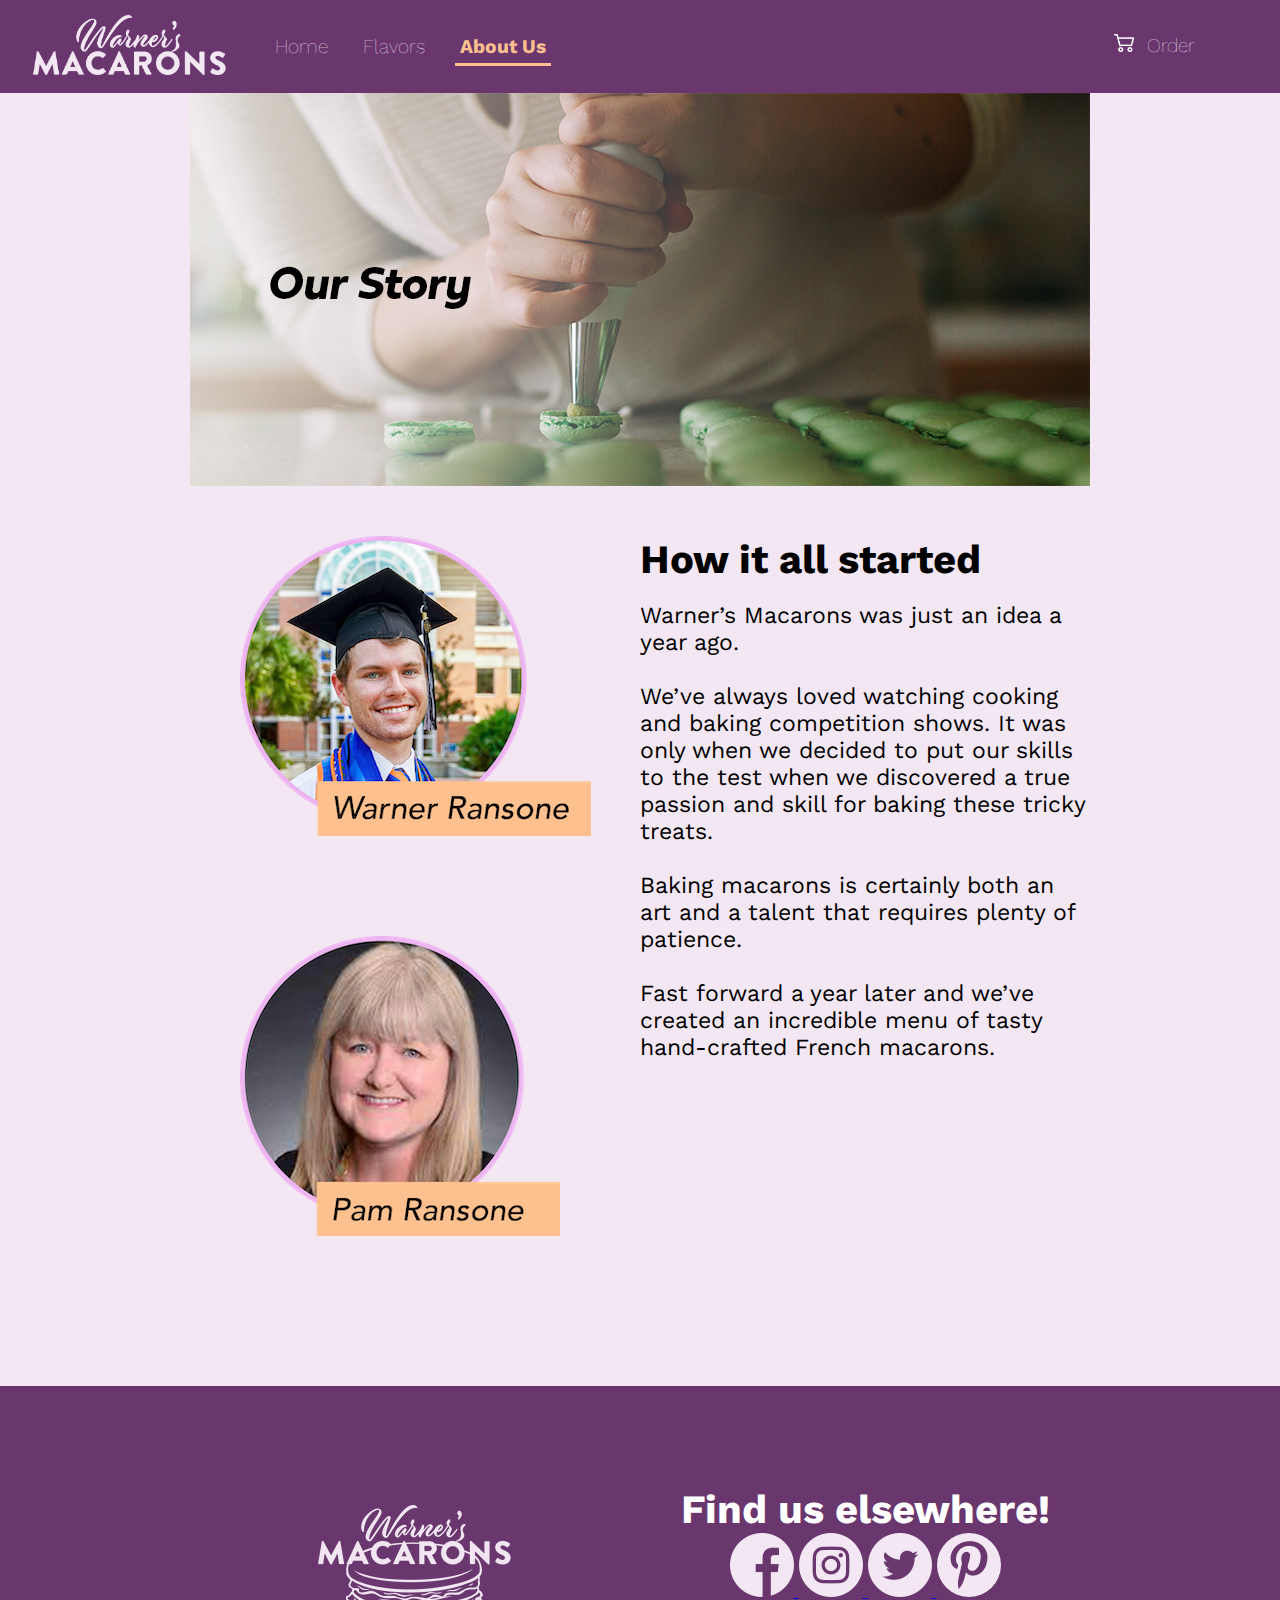
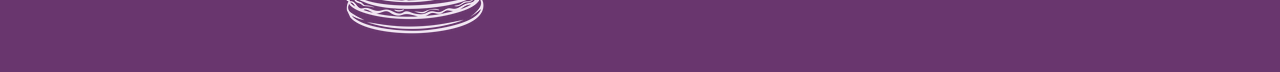
<file: about.html>
<!DOCTYPE html>
<html lang="en" dir="ltr">
  <head>
    <meta charset="utf-8">
    <title>Warner's Macarons Contact Form</title>
    <link rel="icon"
          type="image/png"
          href="images/favicon.png">
    <link rel="stylesheet" type="text/css" href="css/style.css">
    <link rel="preconnect" href="https://fonts.googleapis.com">
    <link rel="preconnect" href="https://fonts.gstatic.com" crossorigin>
    <link href="https://fonts.googleapis.com/css2?family=Work+Sans:wght@200;600&display=swap" rel="stylesheet">
  </head>
  <body>

    <header>

      <div class="menulogo">
          <a href="index.html"> <img class="menulogowhite" src="images/menulogowhite.png" alt="menulogo">
          </a>
      </div>

      <div class="navbar">
        <nav>
          <ul>
            <li><a href="index.html">Home</a></li>
            <li><a href="flavors.html">Flavors</a></li>
            <li><a class="current" href="about.html">About Us</a></li>
            <li>
              <a class="orderbutton" href="contact.html">
                <img class="cart" src="images/shoppingcart.png" alt="carticon">
              Order</a></li>


          </ul>
        </nav>
      </div>

    </header>

    <main>

      <div class="mainpic">
        <img src="images/aboutpic.jpg" alt="aboutpic">

      </div>

      <div class="aboutrow">
        <div class="aboutcolumnleft">
          <img src="images/warner.png" alt="warnerheadshot">
          <img src="images/pam.png" alt="pamheadshot">
        </div>
        <div class="aboutcolumnright">
          <div class="abouttextcontainer">
            <h2>How it all started</h2>
            <br><p>Warner’s Macarons was just an idea a year ago.
            <br><br>
            We’ve always loved watching cooking and baking competition shows. It was only when we decided to put our skills to the test when we discovered a true passion and skill for baking these tricky treats.
            <br><br>
            Baking macarons is certainly both an art and a talent that requires plenty of patience.
            <br><br>
            Fast forward a year later and we’ve created an incredible menu of tasty hand-crafted French macarons.</p>
          </div>

        </div>
      </div>




    </main>


    <footer>
        <div class="footercontainer2">
                <div class="footerrow">

                <div class="footercolumn">
                  <a href="index.html"><img src="images/logo.png" alt="logo"> <a>
                </div>

                <div class="footercolumn">
                  <div class="footertext">
                    <h2>Find us elsewhere!</h2>
                  </div>

                  <a href="https://www.facebook.com"> <img src="images/fbicon.png" alt="fbicon">
                  <a href="https://www.instagram.com"> <img src="images/igicon.png" alt="igicon">
                  <a href="https://www.twitter.com"> <img src="images/twicon.png" alt="twicon">
                  <a href="https://www.pinterest.com"> <img src="images/picon.png" alt="picon">
                </div>
                </div>
        </div>

    </footer>

  </body>
</html>
</file>
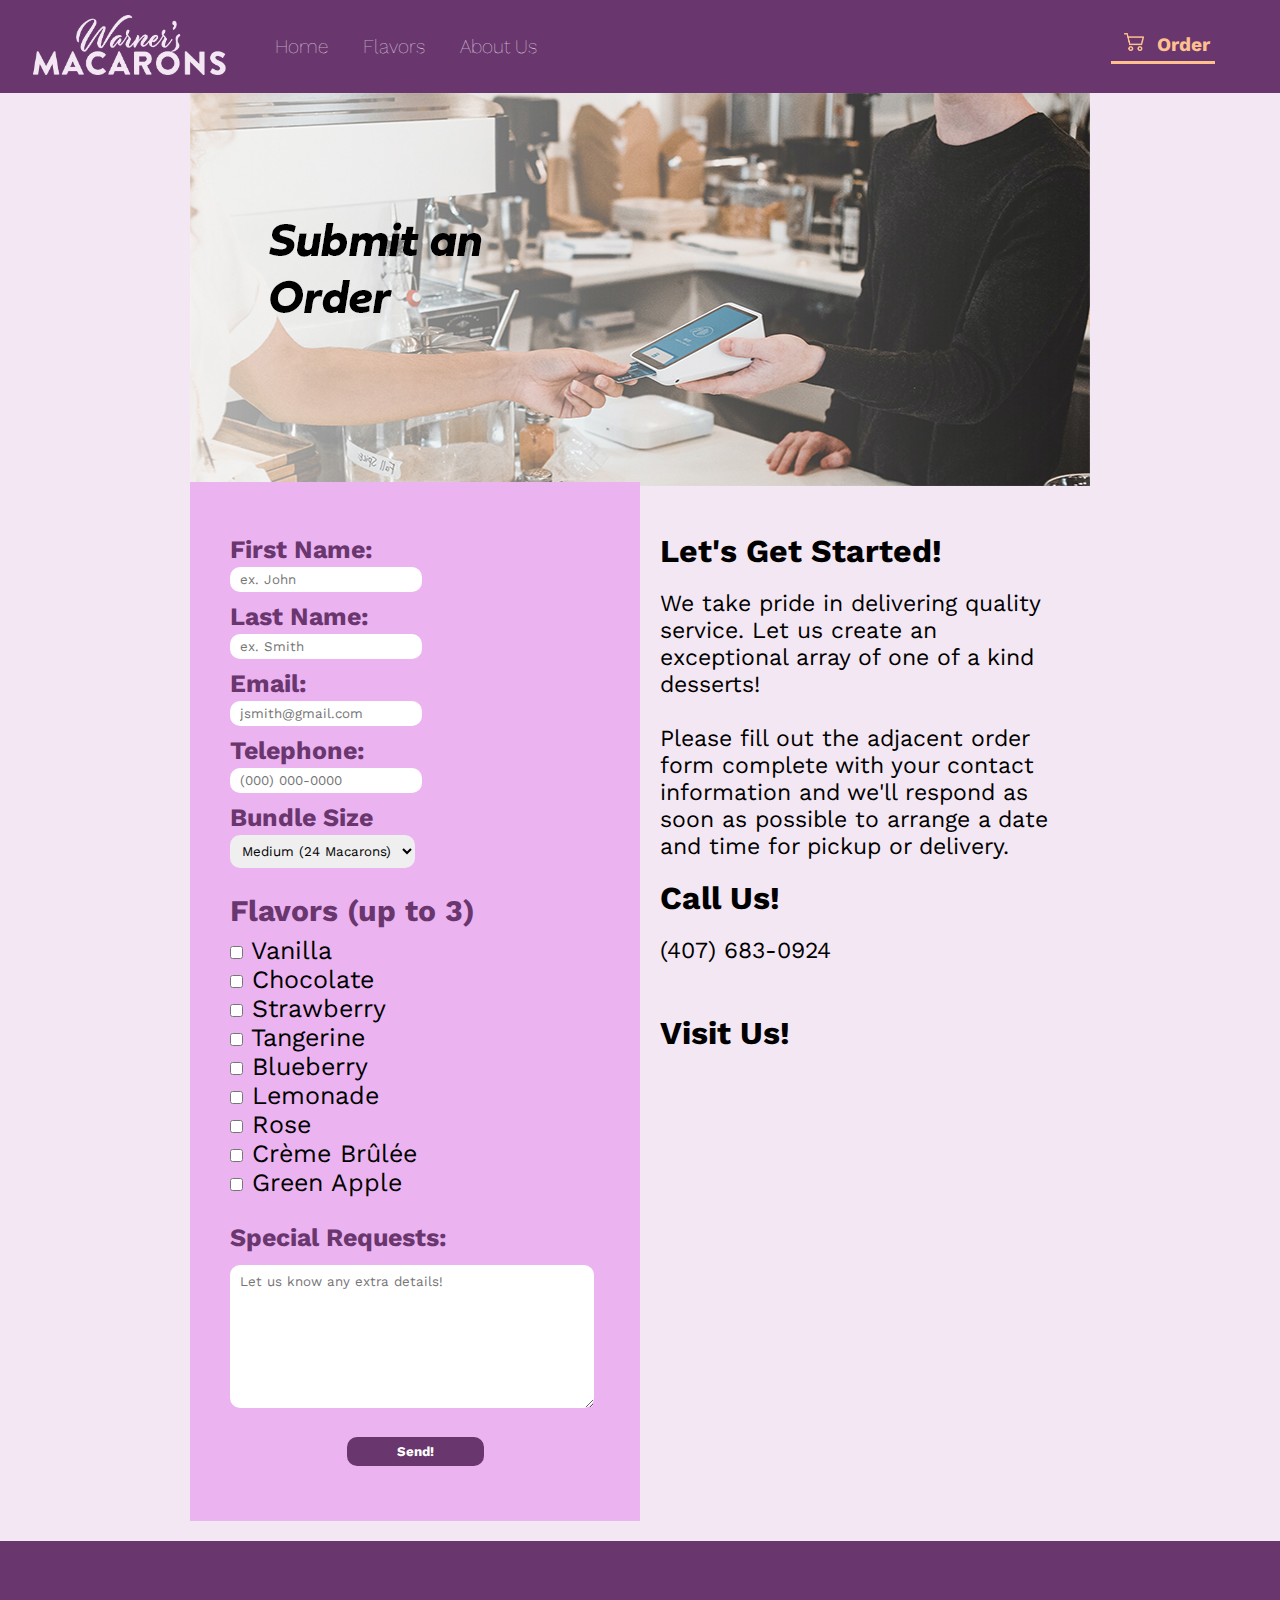
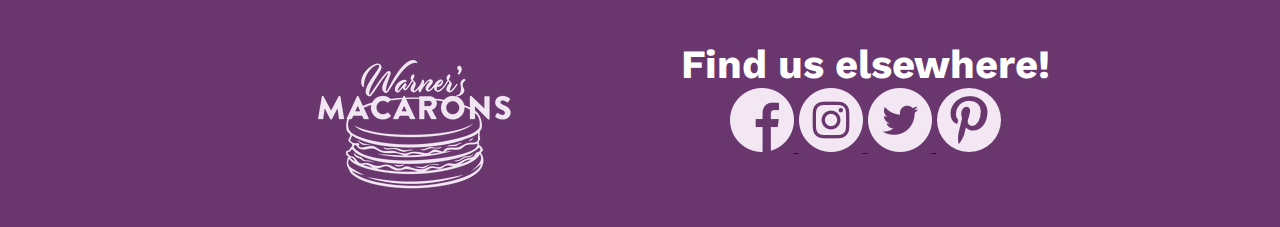
<file: contact.html>
<!DOCTYPE html>
<html lang="en" dir="ltr">
  <head>
    <meta charset="utf-8">
    <title>Warner's Macarons Contact Form</title>
    <link rel="icon"
          type="image/png"
          href="images/favicon.png">
    <link rel="stylesheet" type="text/css" href="css/style.css">
    <link rel="preconnect" href="https://fonts.googleapis.com">
    <link rel="preconnect" href="https://fonts.gstatic.com" crossorigin>
    <link href="https://fonts.googleapis.com/css2?family=Work+Sans:wght@200;600&display=swap" rel="stylesheet">
    <style >

    .orderbutton {
      text-decoration: none;
      color: #fdc08e;
      padding: 5px;
      font-weight: bold;
      border-bottom: #fdc08e solid 3px;
      margin: -17px 65px;
    }
    </style>
  </head>
  <body>

    <header>

      <div class="menulogo">
          <a href="index.html"> <img class="menulogowhite" src="images/menulogowhite.png" alt="menulogo">
          </a>
      </div>

      <div class="navbar">
        <nav>
          <ul>
            <li><a href="index.html">Home</a></li>
            <li><a href="flavors.html">Flavors</a></li>
            <li><a href="about.html">About Us</a></li>
            <li>
              <a class="orderbutton" href="contact.html">
                <img class="orangecart" src="images/orangeshoppingcart.png" alt="orangecarticon">
              Order</a></li>


          </ul>
        </nav>
      </div>

    </header>

    <main>

      <div class="mainpic">
        <img src="images/orderpic.jpg" alt="orderpic">

      </div>

      <div class="container-mid">

            <div class="container-innerleft">
                <form class="contact-form" id="test_form" name="test_form" method="post" action="form.php" onsubmit="return validateForm(this)">
                  <div class="firstname input-section">
                    <label for="firstname" class="label_input_wrap"> First Name:
                    </label>
                    <input type="text" name="req_firstname" id="firstname" placeholder="ex. John">
                  </div>

                  <div class="lastname input-section">
                    <label for="lastname" class="label_input_wrap"> Last Name:
                    </label>
                    <input type="text" name="req_lastname" id="lastname" placeholder="ex. Smith">
                  </div>

                  <div class="email input-section">
                    <label for="email" class="label_input_wrap"> Email:
                    </label>
                    <input type="email" name="email" id="email" placeholder="jsmith@gmail.com">
                  </div>

                  <div class="telephone input-section">
                    <label for="telephone" class="label_input_wrap"> Telephone:
                    </label>
                    <input type="tel" name="req_telephone" id="telephone" placeholder="(000) 000-0000">
                  </div>

                  <div class="dropdown input-section">
                    <label for="box-size" class="label_input_wrap">Bundle Size</label>
                    <select name="box-size" id="box-size">
                      <option value="Small">Small (12 Macarons)</option>
                      <option value="Medium" selected>Medium (24 Macarons)</option>
                      <option value="Large" >Large (36 Macarons)</option>
                    </select>
                  </div>

                  <div class="checkbox">
                    <h3>Flavors (up to 3)</h3>
                      <div class="checks">
                        <input type="checkbox" name="flavorsvanilla" value="vanilla" id="vanilla" />
                        <label for="vanilla"> Vanilla
                        </label>

                        <br>

                        <input type="checkbox" name="flavorschocolate" value="chocolate" id="chocolate" />
                        <label for="chocolate"> Chocolate
                        </label>

                        <br>

                        <input type="checkbox" name="flavorsstrawberry" value="strawberry" id="strawberry" />
                        <label for="strawberry"> Strawberry
                        </label>

                        <br>

                        <input type="checkbox" name="flavorstangerine" value="tangerine" id="tangerine" />
                        <label for="tangerine"> Tangerine
                        </label>

                        <br>

                        <input type="checkbox" name="flavorsblueberry" value="blueberry" id="blueberry" />
                        <label for="blueberry"> Blueberry
                        </label>

                        <br>

                        <input type="checkbox" name="flavorslemonade" value="lemonade" id="lemonade" />
                        <label for="lemonade"> Lemonade
                        </label>

                        <br>

                        <input type="checkbox" name="flavorsrose" value="rose" id="rose" />
                        <label for="rose"> Rose
                        </label>

                        <br>

                        <input type="checkbox" name="flavorscremebrulee" value="cremebrulee" id="cremebrulee" />
                        <label for="cremebrulee"> Crème Brûlée
                        </label>

                        <br>

                        <input type="checkbox" name="flavorsgreenapple" value="greenapple" id="greenapple" />
                        <label for="greenapple"> Green Apple
                        </label>

                      </div>


                  </div>

                  <div class="comments input-section">
                    <label for="comments" class="label_input_wrap"> Special Requests:
                    </label>
                    <textarea name="comments" id="comments" cols="55" rows="15"
                    placeholder="Let us know any extra details!"></textarea>
                  </div>

                  <div class="submit">
                    <input type="submit" value="Send!"/>
                  </div>

                </form>

                <div class="container-innerright">

                  <h1>Let's Get Started!</h1>
                  <p> We take pride in delivering quality service. Let us create an exceptional array of one of a kind desserts!<br> <br> Please fill out the adjacent order form complete with your contact information and we'll respond as soon as possible to arrange a date and time for pickup or delivery.</p>

                  <br>

                  <h1>Call Us!</h1>
                  <p> (407) 683-0924</p>

                  <div class="bottomright">

                    <h1>Visit Us!</h1>

              <!-- Google Map Copied Code -->
                    <iframe src=
        "https://www.google.com/maps/embed?pb=!1m14!1m8!1m3!1d14015.594887613024!2d-81.3896794!3d28.5728038!3m2!1i1024!2i768!4f13.1!3m3!1m2!1s0x0%3A0xe9744cbabb6d89c9!2sSouthern%20Home%20Bakery!5e0!3m2!1sen!2sus!4v1628151389183!5m2!1sen!2sus"
                            width="400";
                            height="300"; border: 5px #fdc08e;
                            frameborder="0"
                            allowfullscreen=""
                            aria-hidden="false"
                            tabindex="0">
                    </iframe>
                  </div>

                </div>



            </div>


      </div>


    </main>


    <footer>
        <div class="footercontainer2">
                <div class="footerrow">

                <div class="footercolumn">
                  <a href="index.html"><img src="images/logo.png" alt="logo"> <a>
                </div>

                <div class="footercolumn">
                  <div class="footertext">
                    <h2>Find us elsewhere!</h2>
                  </div>

                  <a href="https://www.facebook.com"> <img src="images/fbicon.png" alt="fbicon">
                  <a href="https://www.instagram.com"> <img src="images/igicon.png" alt="igicon">
                  <a href="https://www.twitter.com"> <img src="images/twicon.png" alt="twicon">
                  <a href="https://www.pinterest.com"> <img src="images/picon.png" alt="picon">
                </div>
                </div>
        </div>

    </footer>
  </body>
</html>
</file>
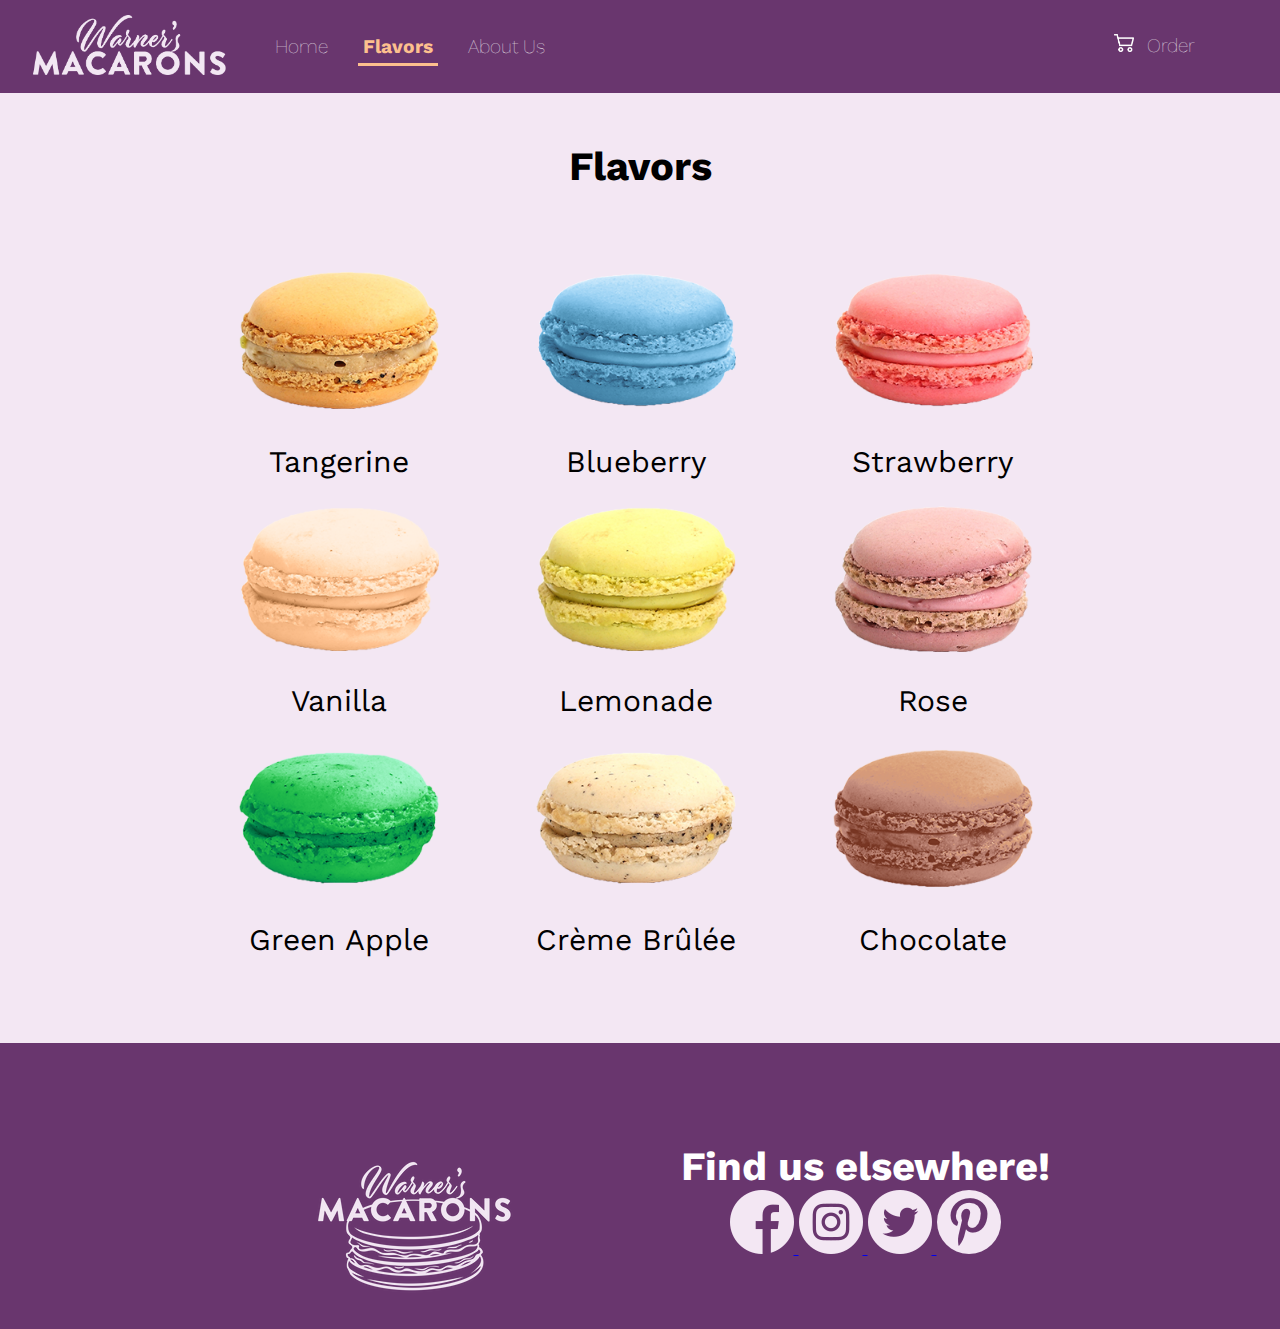
<file: flavors.html>
<!DOCTYPE html>
<html lang="en" dir="ltr">
  <head>
    <meta charset="utf-8">
    <title>Warner's Macarons Contact Form</title>
    <link rel="icon"
          type="image/png"
          href="images/favicon.png">
    <link rel="stylesheet" type="text/css" href="css/style.css">
    <link rel="preconnect" href="https://fonts.googleapis.com">
    <link rel="preconnect" href="https://fonts.gstatic.com" crossorigin>
    <link href="https://fonts.googleapis.com/css2?family=Work+Sans:wght@200;600&display=swap" rel="stylesheet">
  </head>
  <body>

    <header>

      <div class="menulogo">
          <a href="index.html"> <img class="menulogowhite" src="images/menulogowhite.png" alt="menulogo">
          </a>
      </div>

      <div class="navbar">
        <nav>
          <ul>
            <li><a href="index.html">Home</a></li>
            <li><a class="current" href="flavors.html">Flavors</a></li>
            <li><a href="about.html">About Us</a></li>
            <li>
              <a class="orderbutton" href="contact.html">
                <img class="cart" src="images/shoppingcart.png" alt="carticon">
              Order</a></li>


          </ul>
        </nav>
      </div>

    </header>

    <main>

<!-- ******************************************I couldn't get this to work at all***********************


      <div class="bundlecontainer">
        <div class="bundlecontainer2">
          <h2>Choose Your Bundle Size</h2>
        </div>

        <div class="bundlerow">
          <div class="bundlecolumn">
            <img src="images/12bun.png" class="smallbunpic" alt="12bun">

          </div>

          <div class="bundlecolumn">
            <img src="images/24bun.png" class="medbunpic" alt="24bun">

          </div>

          <div class="bundlecolumn">
            <img src="images/36bun.png" class="largebunpic" alt="36bun">

          </div>

          <div class="bundletext">
            <div class="bundletext2">
              <div class="columntextstyle="padding: 100px 0 0;"">
                <br><p style="text-align: center;"> <b>12 Macarons</b></p><br><p>$23.99</p>
              </div>
            </div>

            <div class="bundletext2">
              <div class="columntextstyle="padding: 100px 0 0;"">
                <br><pstyle="text-align: center;"><b>24 Macarons</b></p><br><p>$39.99</p>
              </div>
            </div>

            <div class="bundletext2">
              <div class="columntext" style="padding: 100px 0 0;">
                <br><pstyle="text-align: center;"><b>36 Macarons</b></p><br><p>$49.99</p>
              </div>
            </div>
          </div>
        </div>
      </div>

-->

<div class="flavorscontainer">
  <h2>Flavors</h2>
  <div class="game-board">
    <div class="box">
      <img src="images/mac9.png" alt="g">
      <br><p>Tangerine</p>
    </div>
    <div class="box">
      <img src="images/mac1.png" alt="g">
      <br><p>Blueberry</p>
    </div>
    <div class="box">
      <img src="images/mac2.png" alt="g">
      <br><p>Strawberry</p>
    </div>
    <div class="box">
      <img src="images/mac3.png" alt="g">
      <br><p>Vanilla</p>
    </div>
    <div class="box">
      <img src="images/mac4.png" alt="g">
      <br><p>Lemonade</p>
    </div>
    <div class="box">
      <img src="images/mac5.png" alt="g">
      <br><p>Rose</p>
    </div>
    <div class="box">
      <img src="images/mac6.png" alt="g">
      <br><p>Green Apple</p>
    </div>
    <div class="box">
      <img src="images/mac7.png" alt="g">
      <br><p>Crème Brûlée</p>
    </div>
    <div class="box">
      <img src="images/mac8.png" alt="g">
      <br><p>Chocolate</p>
    </div>
  </div>


    </main>

    <footer>
        <div class="footercontainer2">
                <div class="footerrow">

                <div class="footercolumn">
                  <a href="index.html"><img src="images/logo.png" alt="logo"> <a>
                </div>

                <div class="footercolumn">
                  <div class="footertext">
                    <h2>Find us elsewhere!</h2>
                  </div>

                  <a href="https://www.facebook.com"> <img src="images/fbicon.png" alt="fbicon">
                  <a href="https://www.instagram.com"> <img src="images/igicon.png" alt="igicon">
                  <a href="https://www.twitter.com"> <img src="images/twicon.png" alt="twicon">
                  <a href="https://www.pinterest.com"> <img src="images/picon.png" alt="picon">
                </div>
                </div>
        </div>

    </footer>

  </body>
</html>
</file>
<file: css/style.css>
* {
  margin: 0;
  padding: 0;
  border: 0;
  font-family: 'Work Sans', sans-serif;
}

.contact-form {
  background: #ebb3f0;
  padding: 50px 40px;
  font-family: sans-serif;
  margin: 20px 0;
  text-align: left;
}

header {
  background: #69366e;
  padding: 35px 0;
}

.navbar {
  text-align: left;
}

nav ul li  {
  display: inline;
  padding: 10px;
}

nav a {
  text-decoration: none;
  font-weight: lighter;
  color: white;
  padding: 5px;
  font-size: larger;
}

nav a:hover {
  text-decoration: none;
  color: #fdc08e;
  border-bottom: #fdc08e solid 2px;
}

nav .current {
  text-decoration: none;
  color: #fdc08e;
  padding: 5px;
  font-weight: bold;
  border-bottom: #fdc08e solid 3px;
}


.label_input_wrap {
  display: block;
  margin: 3px 0;
}

.submit input {
  background: #69366e;
  color: white;
  padding: 7px 50px;
  border-radius: 10px;
  font-weight: bold;
}

.submit{
  color: white;
  padding: 5px 20px;
  border-radius: 10px;
  text-align: center;
  font-weight: bold;
}

/*
.submit input :hover{
  background: #00000;
  color: white;
  padding: 5px 20px;
  border-radius: 10px;
  font-weight: bold;
}

.submit :hover{
  color: white;
  padding: 5px 20px;
  border-radius: 10px;
  text-align: center;
  font-weight: bold;
} */

.input-section {
  margin-bottom: 10px;
}

input {
  padding: 5px 10px;
  border-radius: 10px;
}

textarea {
  padding: 9px 10px;
  border-radius: 10px;
  margin: 10px 0px;
  width: 93%;
  height: 125px;
}

select {
  width: 185px;
  padding: 8px;
  border-radius: 10px;
}

label {
  font-weight: bold;
  color: #69366e;
  font-size: 25px;
}

.container-mid {
  max-width: 900px;
  margin: -74px auto 0;
  display: block;
}

.container-innerleft {
  max-width: 900px;
  margin: 50px auto 0;
  display: grid;
  grid-template-columns: 1fr 1fr;
}

.container-innerright {
  margin: 20px auto 0;
  padding: 50px 20px;
}

body {
  background: #f3e7f3;
  margin: 0 auto;
}

footer{
  background: #69366e;
  color: white;
  text-align: center;
  padding: 100px 0px 20px 0px;
}

.checks {
  padding: 8px 0;
  text-align: left;
}

.checks label {
  font-weight: normal;
  color: black;
}

.footerlogo img{
  width: 350px;
  margin: 0 150px;
  float: left;
}

.mainpic {
  text-align: center;
  height: 393px;
}

.menulogo {
  float: left;
  margin: -20px 30px;
}

.menulogowhite {
  max-width: 200px;
  position: relative;
}

p {
  text-align: left;
}

h1 {
  padding: 0 0 20px 0px;
}

h2 {
  font-size: 40px;
}

.mainpictext {
  text-align: left;
}

.checkbox{
  padding: 15px 0;
  color: #69366e;
  font-size: 25px;
}

.orderbutton {
  float: right;
  margin: -16px 80px;
  transition: 0.3s
}

nav a {
  transition: 0.3s
}

nav a .orderbutton :hover{
  text-decoration: none;
  color: #fdc08e;
  padding: 0 25px 0 0;
  border-bottom: white solid 2px;
}

.cart {
  max-width: 20px;
  padding: 10px 8px 0;
}

.orangecart {
  max-width: 20px;
  padding: 10px 8px 0;
}

iframe {
  border: 5px #fdc08e;
}

.bottomright {
  padding: 50px 0 0 0;
}

.leftcolumn, .midcolumn {
  float: left;
  text-align: center;
}


.rightcolumn {
  float: right;
}


.ddsection {
  background-color: #ebb3ef;
  height: 270px;
  margin: 0 auto;
}

.ddsection img {
  max-width: 200px;
  padding: 25px 20px 15px 50px;
}

.ddcontent {
  max-width: 900px;
  margin: 0 auto;
}

.leftigcolumn, .rightigcolumn {
  width: 50%;
  height: 500px;
  float: left;

}

.rightcolumn {
  padding: 68px 38px;
  text-align: end;
}

.igsection:after {
  display: table;
  clear: both;
}

.igsection {
  height: 700px;
  max-width: 900px;
  margin: 0 auto;
}

.igsection img {
  transition: 0.5s
}

.igsection img:hover {
  -webkit-filter: brightness(150%);

}


.button a:link, a:visited, a:hover, a:active {
  text-decoration: none;
}


h3 {
  font-weight: bold;
  font-size: 30px;
}

h5 {
  font-size: 45px
}

h6 {
  font-size: 25px;
  font-weight: lighter;
}

.left4pics{
  padding: 25px 0;
}

.left4pics img {
  max-width: 150px;
  border: 7px solid #ebb3ef;
  border-radius: 10px;
  margin: 5px
}

.rightpic img {
  max-width: 407px;
  border: 7px solid #ebb3ef;
  border-radius: 10px;
  float: left;
  margin: 25px;
}

.buttonsupercontainer {
  width: 900px;
  float: left;
  text-align: center;
}

.buttoncontainer {
  background-color: #fdc08e;
  border-radius: 500px;
  float: left;
  text-align: center;
}

.buttoncontainer a {
  padding: 0 50px;
  text-decoration: none;
}

.button {
  padding: 10px 25px;
  text-align: center;
}

.button a {
  font-weight: bold;
}

.footerright img {
  padding: 15px
}

.aboutcolumnleft, .aboutcolumnright{
  float: left;
  width: 50%;
}

.aboutrow {
  height: 900px;
  width: 900px;
  margin: 0 auto;
}

.aboutrow:after {
  content: "";
  display: table;
  clear: both;
}

.aboutcolumnleft img{
  float: left;
  max-height: 2750px;
  padding: 50px
}

.aboutcolumnleft {
  text-align: center;
}

.abouttextcontainer {
  padding-top: 50px
}

p {
  font-size: 23px
}

span.lb-caption {
    font-size: 30px !important;
}

span.lb-number {
    font-size: 20px !important;

}

/* *****************I couldn't get this to work at all**********************

.bundlecontainer{
  background-color: #ebb3ef;
  height: 400px
}

.bundlecontainer2{
  width: 900px;
  text-align: center;
  margin: 0 auto;
  padding: 50px
}

.bundlecontainer2 img {
  padding: 25px 25px;
  text-align: center;
}

.bundlecontainer2 .smallbundlecontainer, .medbundlecontainer, .largebundlecontainer {
  width: 300px;
  float: left;
}

.bundlecolumn {
  float: left;
  width: 33.33%;
  text-align: center
}

.bundlecolumn img {
  display: block;
  margin: 0 auto;
}

.columntext {
  padding: 100px 0 0;
}

.bundlecolumn p {
  text-align: center;
}

.bundlerow {
    width: 900px;
    text-align: center;
    margin: 0 auto
}

.bundlerow:after {
  content: "";
  display: table;
  clear: both;
}

.smallbunpic {
  max-width: 100px;
  text-align: center;
  float: left;
}

.medbunpic {
  max-width: 115px;
  text-align: center;
  float: left;
}

.largebunpic{
  max-width: 170px;
  text-align: center;
  float: left;
}


*****************I couldn't get this to work at all***********************/

.flavorscontainer {
  height: 900px;
  text-align: center;
  padding-top: 50px
}

.flavorscontainer h2{
  padding-bottom: 50px
}



.game-board {
    width: 900px;
    text-align: center;
    margin: 0 auto;
}

.box {
  width: 33%;
  float: left;
}

.box img {
  max-width: 200px
}

.box p {
  font-size: 30px;
  text-align: center;
}

footer {
  position: relative;
  margin-top: -180px;
}

.footercolumn {
  float: left;
  width: 50%;
}

.footerrow:after {
  content: "";
  display: table;
  clear: both;
}

footer {
  text-align: center;
  margin: 0 auto;
}

.footercontainer2{
  width: 900px;
  margin: 0 auto;
}

.bundletext {
  height: 100px
}

.bundletext2 {
  width: 33%;
  float: left;
  text-align: center;
  vertical-align: bottom;
  height: 100px
}

.buttoncontainer a {
  font-size: 20px;
  padding: 0 366px;
}
</file>
